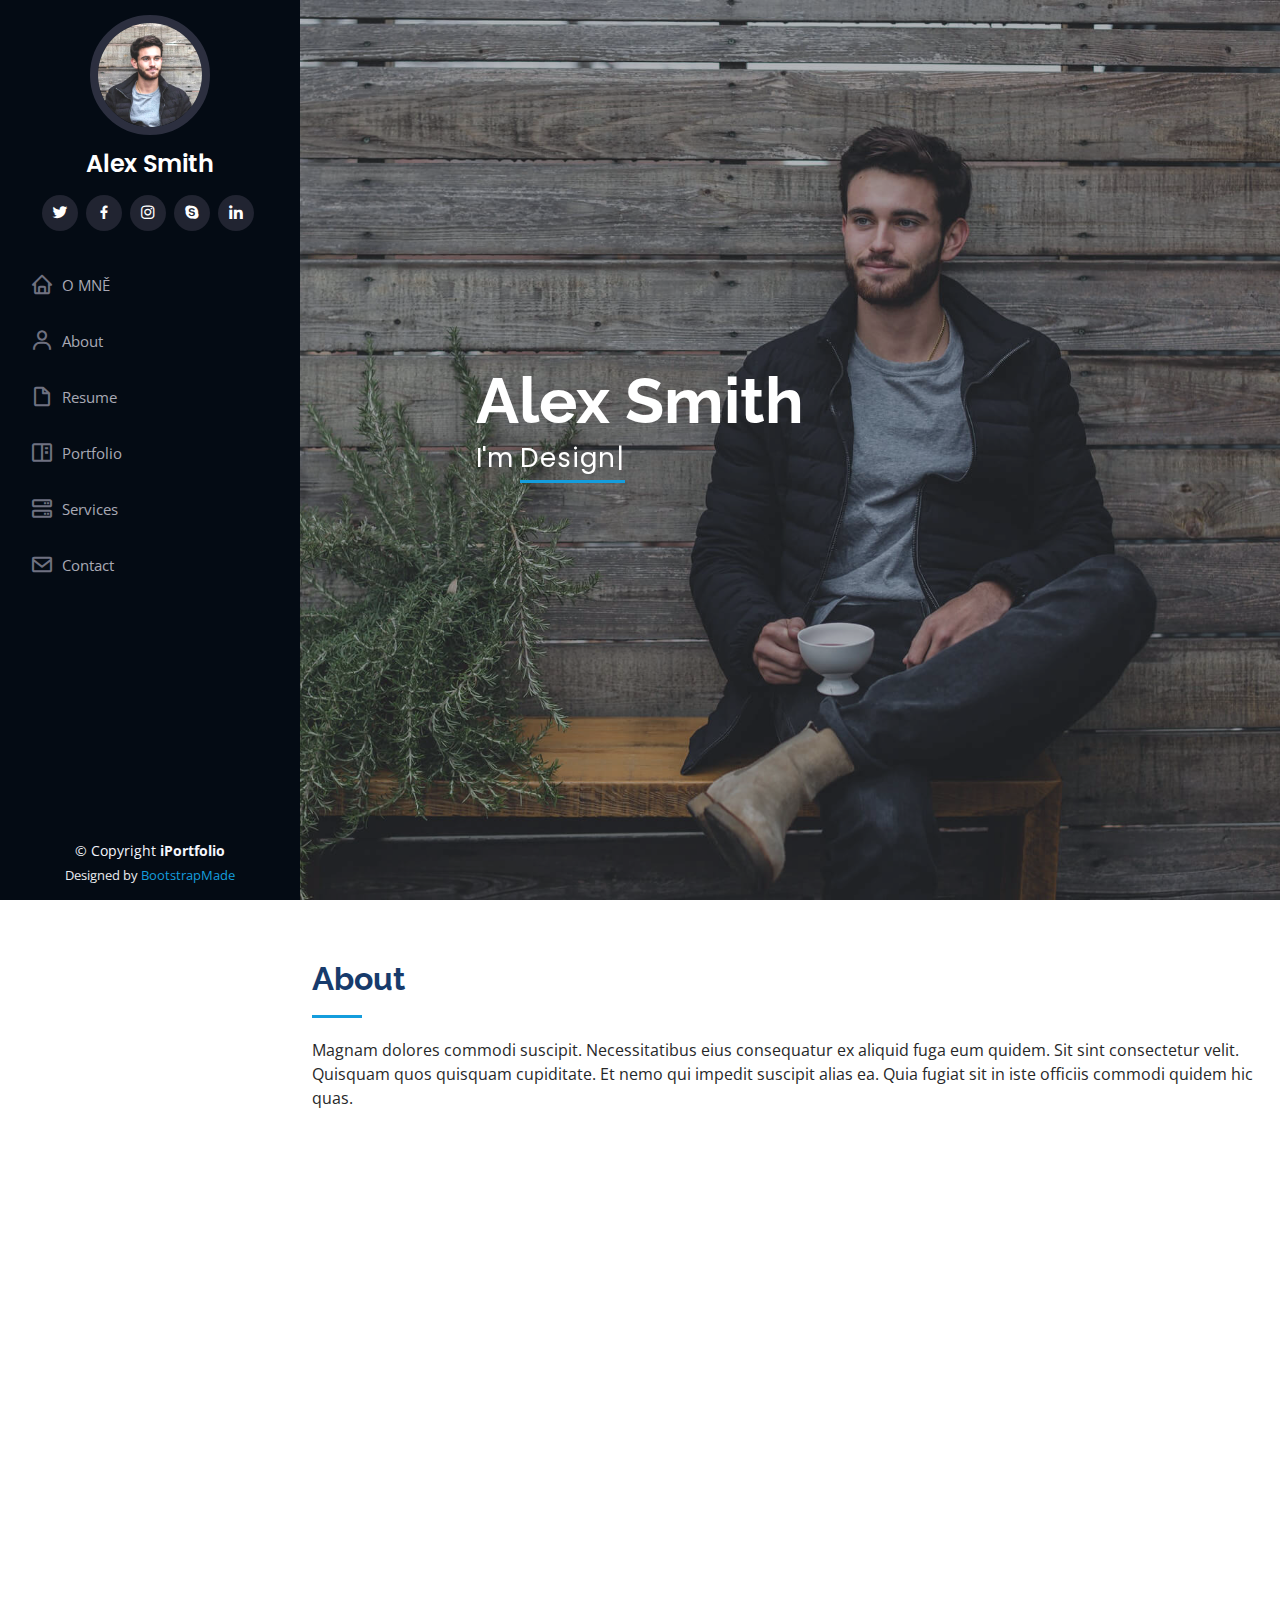
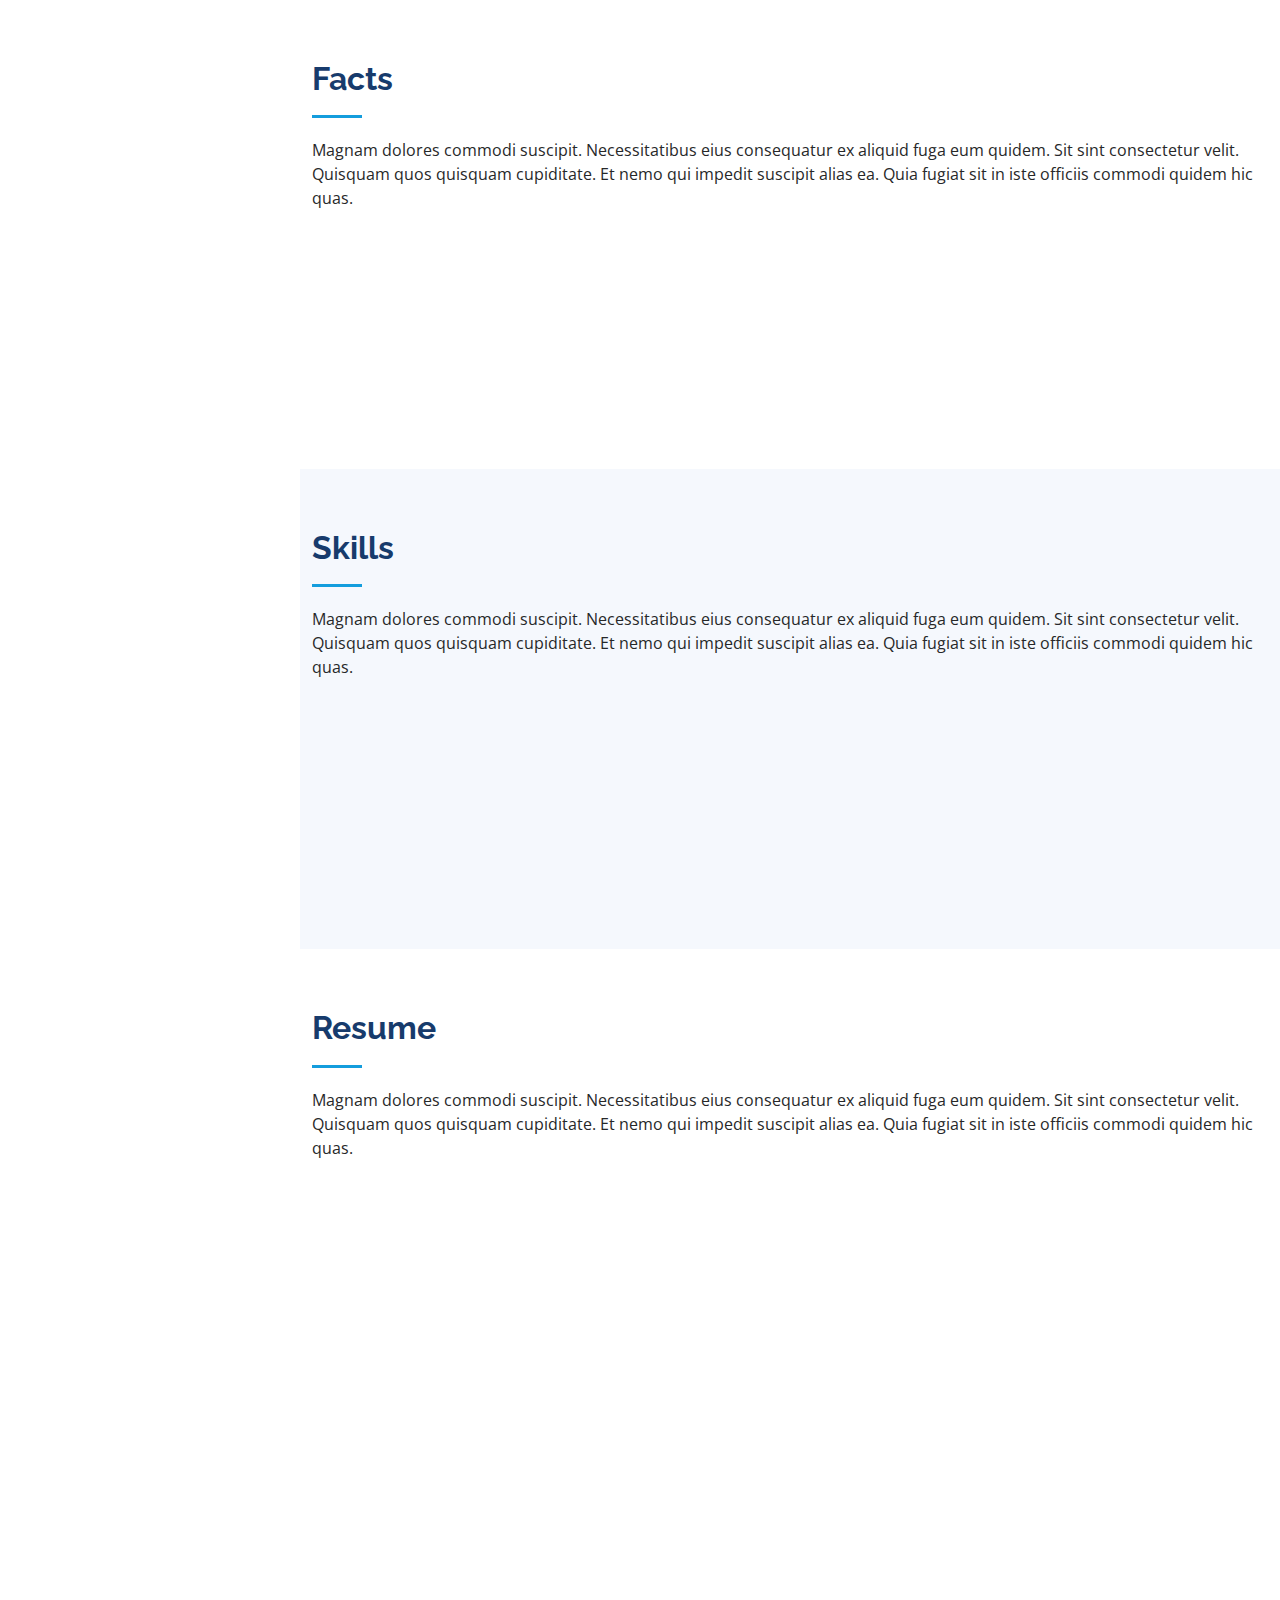
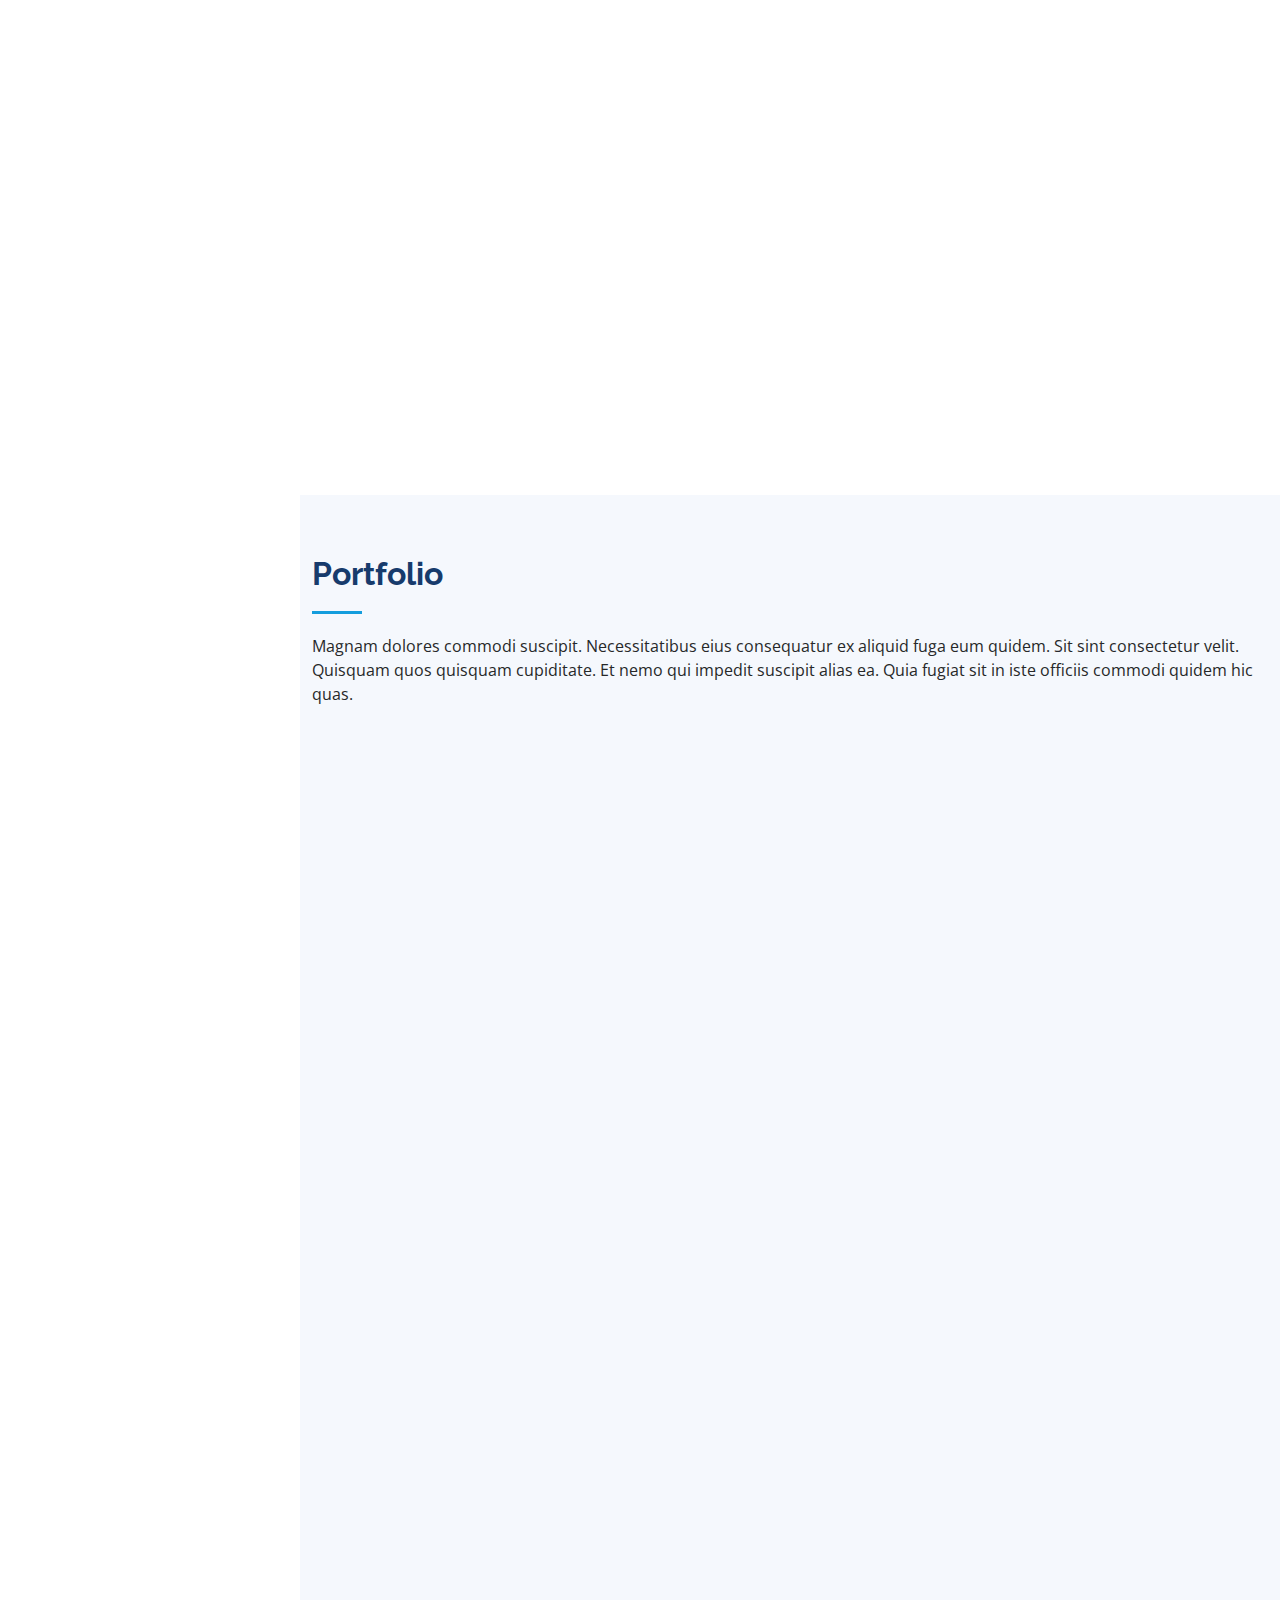
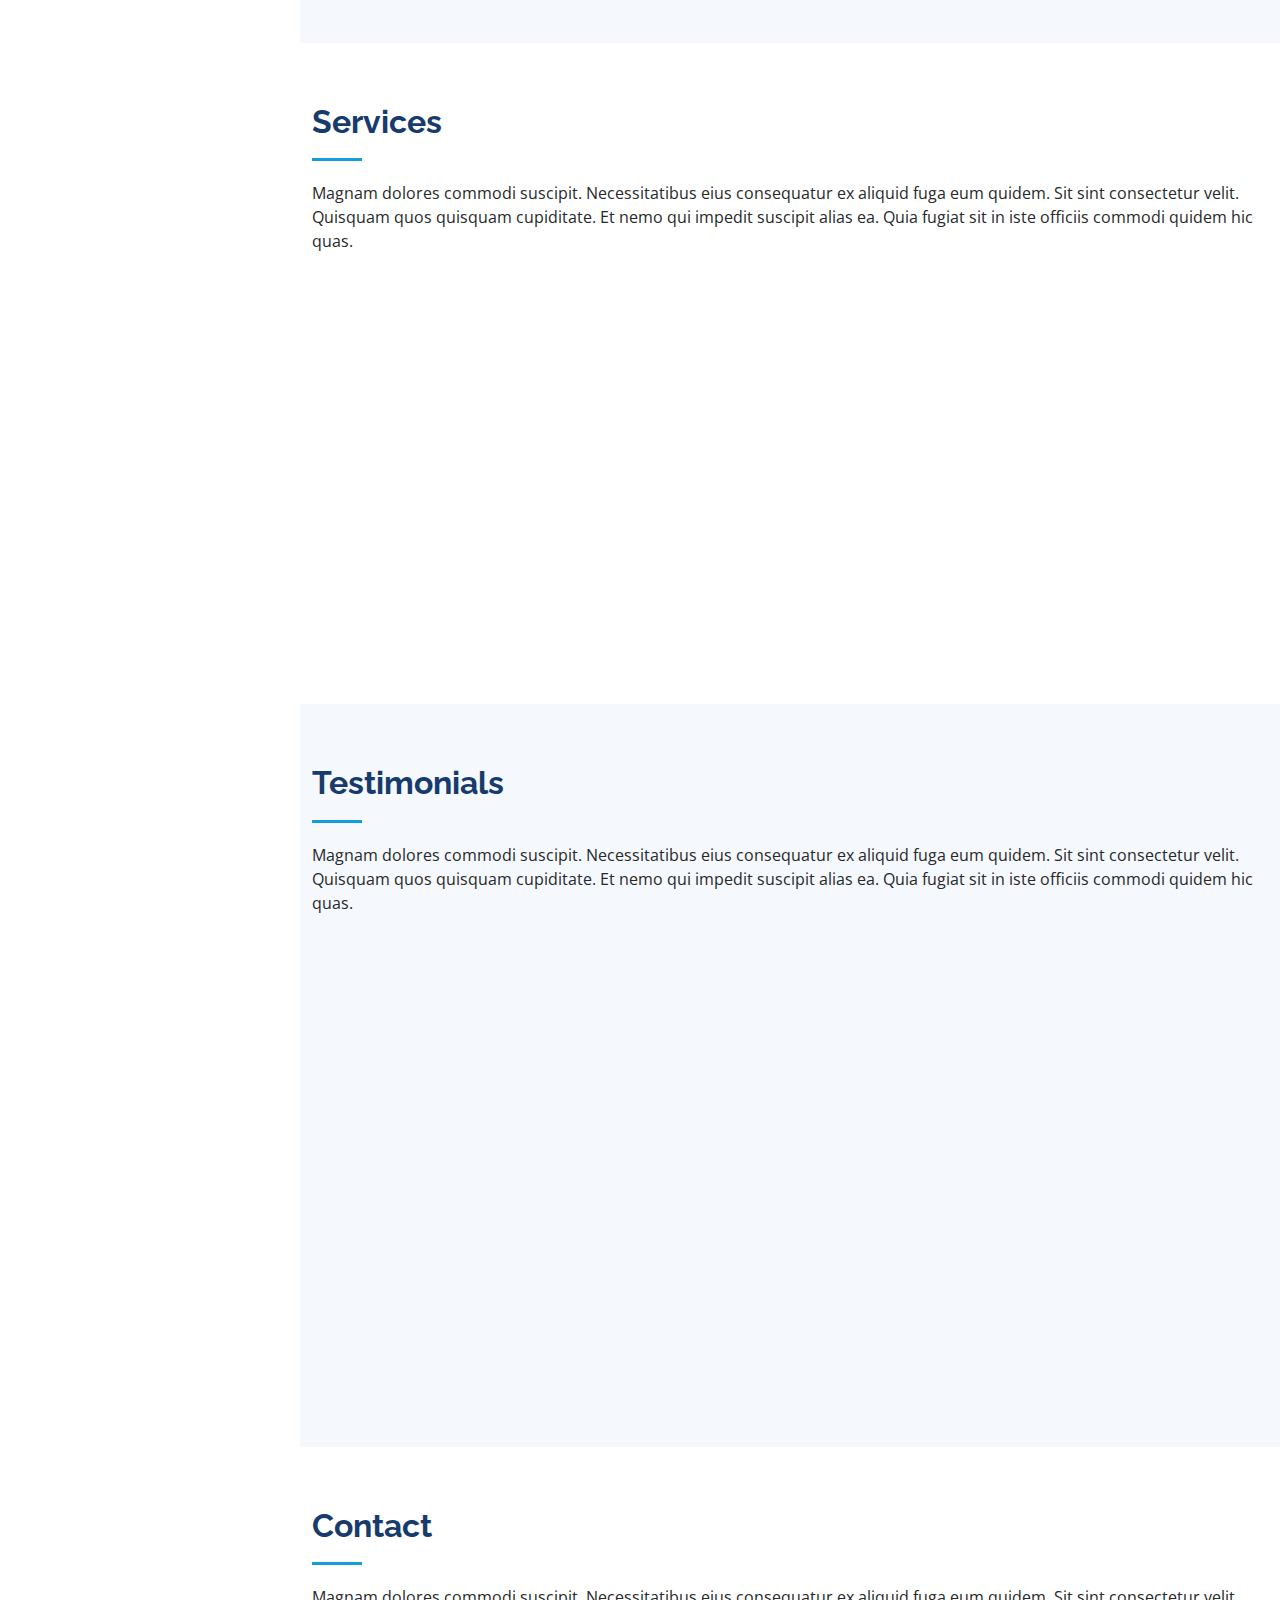
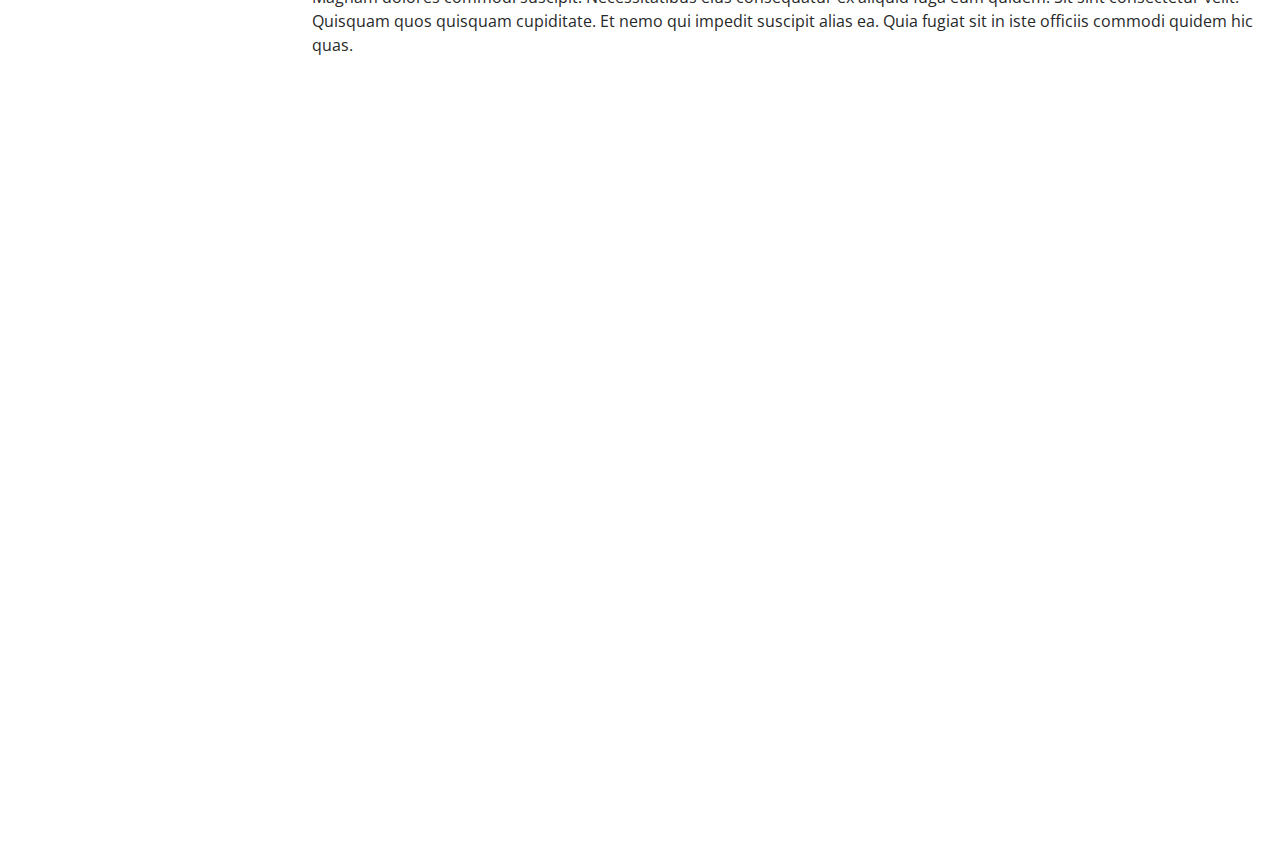
<file: index.html>
<!DOCTYPE html>
<html lang="en">

<head>
  <meta charset="utf-8">
  <meta content="width=device-width, initial-scale=1.0" name="viewport">

  <title>iPortfolio Bootstrap Template - Index</title>
  <meta content="" name="description">
  <meta content="" name="keywords">

  <!-- Favicons -->
  <link href="assets/img/favicon.png" rel="icon">
  <link href="assets/img/apple-touch-icon.png" rel="apple-touch-icon">

  <!-- Google Fonts -->
  <link href="https://fonts.googleapis.com/css?family=Open+Sans:300,300i,400,400i,600,600i,700,700i|Raleway:300,300i,400,400i,500,500i,600,600i,700,700i|Poppins:300,300i,400,400i,500,500i,600,600i,700,700i" rel="stylesheet">

  <!-- Vendor CSS Files -->
  <link href="assets/vendor/aos/aos.css" rel="stylesheet">
  <link href="assets/vendor/bootstrap/css/bootstrap.min.css" rel="stylesheet">
  <link href="assets/vendor/bootstrap-icons/bootstrap-icons.css" rel="stylesheet">
  <link href="assets/vendor/boxicons/css/boxicons.min.css" rel="stylesheet">
  <link href="assets/vendor/glightbox/css/glightbox.min.css" rel="stylesheet">
  <link href="assets/vendor/swiper/swiper-bundle.min.css" rel="stylesheet">

  <!-- Template Main CSS File -->
  <link href="assets/css/style.css" rel="stylesheet">

  <!-- =======================================================
  * Template Name: iPortfolio - v3.10.0
  * Template URL: https://bootstrapmade.com/iportfolio-bootstrap-portfolio-websites-template/
  * Author: BootstrapMade.com
  * License: https://bootstrapmade.com/license/
  ======================================================== -->
</head>

<body>

  <!-- ======= Mobile nav toggle button ======= -->
  <i class="bi bi-list mobile-nav-toggle d-xl-none"></i>

  <!-- ======= Header ======= -->
  <header id="header">
    <div class="d-flex flex-column">

      <div class="profile">
        <img src="assets/img/profile-img.jpg" alt="" class="img-fluid rounded-circle">
        <h1 class="text-light"><a href="index.html">Alex Smith</a></h1>
        <div class="social-links mt-3 text-center">
          <a href="#" class="twitter"><i class="bx bxl-twitter"></i></a>
          <a href="#" class="facebook"><i class="bx bxl-facebook"></i></a>
          <a href="#" class="instagram"><i class="bx bxl-instagram"></i></a>
          <a href="#" class="google-plus"><i class="bx bxl-skype"></i></a>
          <a href="#" class="linkedin"><i class="bx bxl-linkedin"></i></a>
        </div>
      </div>

      <nav id="navbar" class="nav-menu navbar">
        <ul>
          <li><a href="#about" class="nav-link scrollto active"><i class="bx bx-home"></i> <span>O MNĚ</span></a></li>
          <li><a href="#about" class="nav-link scrollto"><i class="bx bx-user"></i> <span>About</span></a></li>
          <li><a href="#resume" class="nav-link scrollto"><i class="bx bx-file-blank"></i> <span>Resume</span></a></li>
          <li><a href="#portfolio" class="nav-link scrollto"><i class="bx bx-book-content"></i> <span>Portfolio</span></a></li>
          <li><a href="#services" class="nav-link scrollto"><i class="bx bx-server"></i> <span>Services</span></a></li>
          <li><a href="#contact" class="nav-link scrollto"><i class="bx bx-envelope"></i> <span>Contact</span></a></li>
        </ul>
      </nav><!-- .nav-menu -->
    </div>
  </header><!-- End Header -->

  <!-- ======= Hero Section ======= -->
  <section id="hero" class="d-flex flex-column justify-content-center align-items-center">
    <div class="hero-container" data-aos="fade-in">
      <h1>Alex Smith</h1>
      <p>I'm <span class="typed" data-typed-items="Designer, Developer, Freelancer, Photographer"></span></p>
    </div>
  </section><!-- End Hero -->

  <main id="main">

    <!-- ======= About Section ======= -->
    <section id="about" class="about">
      <div class="container">

        <div class="section-title">
          <h2>About</h2>
          <p>Magnam dolores commodi suscipit. Necessitatibus eius consequatur ex aliquid fuga eum quidem. Sit sint consectetur velit. Quisquam quos quisquam cupiditate. Et nemo qui impedit suscipit alias ea. Quia fugiat sit in iste officiis commodi quidem hic quas.</p>
        </div>

        <div class="row">
          <div class="col-lg-4" data-aos="fade-right">
            <img src="assets/img/profile-img.jpg" class="img-fluid" alt="">
          </div>
          <div class="col-lg-8 pt-4 pt-lg-0 content" data-aos="fade-left">
            <h3>UI/UX Designer &amp; Web Developer.</h3>
            <p class="fst-italic">
              Lorem ipsum dolor sit amet, consectetur adipiscing elit, sed do eiusmod tempor incididunt ut labore et dolore
              magna aliqua.
            </p>
            <div class="row">
              <div class="col-lg-6">
                <ul>
                  <li><i class="bi bi-chevron-right"></i> <strong>Birthday:</strong> <span>1 May 1995</span></li>
                  <li><i class="bi bi-chevron-right"></i> <strong>Website:</strong> <span>www.example.com</span></li>
                  <li><i class="bi bi-chevron-right"></i> <strong>Phone:</strong> <span>+123 456 7890</span></li>
                  <li><i class="bi bi-chevron-right"></i> <strong>City:</strong> <span>New York, USA</span></li>
                </ul>
              </div>
              <div class="col-lg-6">
                <ul>
                  <li><i class="bi bi-chevron-right"></i> <strong>Age:</strong> <span>30</span></li>
                  <li><i class="bi bi-chevron-right"></i> <strong>Degree:</strong> <span>Master</span></li>
                  <li><i class="bi bi-chevron-right"></i> <strong>PhEmailone:</strong> <span>email@example.com</span></li>
                  <li><i class="bi bi-chevron-right"></i> <strong>Freelance:</strong> <span>Available</span></li>
                </ul>
              </div>
            </div>
            <p>
              Officiis eligendi itaque labore et dolorum mollitia officiis optio vero. Quisquam sunt adipisci omnis et ut. Nulla accusantium dolor incidunt officia tempore. Et eius omnis.
              Cupiditate ut dicta maxime officiis quidem quia. Sed et consectetur qui quia repellendus itaque neque. Aliquid amet quidem ut quaerat cupiditate. Ab et eum qui repellendus omnis culpa magni laudantium dolores.
            </p>
          </div>
        </div>

      </div>
    </section><!-- End About Section -->

    <!-- ======= Facts Section ======= -->
    <section id="facts" class="facts">
      <div class="container">

        <div class="section-title">
          <h2>Facts</h2>
          <p>Magnam dolores commodi suscipit. Necessitatibus eius consequatur ex aliquid fuga eum quidem. Sit sint consectetur velit. Quisquam quos quisquam cupiditate. Et nemo qui impedit suscipit alias ea. Quia fugiat sit in iste officiis commodi quidem hic quas.</p>
        </div>

        <div class="row no-gutters">

          <div class="col-lg-3 col-md-6 d-md-flex align-items-md-stretch" data-aos="fade-up">
            <div class="count-box">
              <i class="bi bi-emoji-smile"></i>
              <span data-purecounter-start="0" data-purecounter-end="232" data-purecounter-duration="1" class="purecounter"></span>
              <p><strong>Happy Clients</strong> consequuntur quae</p>
            </div>
          </div>

          <div class="col-lg-3 col-md-6 d-md-flex align-items-md-stretch" data-aos="fade-up" data-aos-delay="100">
            <div class="count-box">
              <i class="bi bi-journal-richtext"></i>
              <span data-purecounter-start="0" data-purecounter-end="521" data-purecounter-duration="1" class="purecounter"></span>
              <p><strong>Projects</strong> adipisci atque cum quia aut</p>
            </div>
          </div>

          <div class="col-lg-3 col-md-6 d-md-flex align-items-md-stretch" data-aos="fade-up" data-aos-delay="200">
            <div class="count-box">
              <i class="bi bi-headset"></i>
              <span data-purecounter-start="0" data-purecounter-end="1453" data-purecounter-duration="1" class="purecounter"></span>
              <p><strong>Hours Of Support</strong> aut commodi quaerat</p>
            </div>
          </div>

          <div class="col-lg-3 col-md-6 d-md-flex align-items-md-stretch" data-aos="fade-up" data-aos-delay="300">
            <div class="count-box">
              <i class="bi bi-people"></i>
              <span data-purecounter-start="0" data-purecounter-end="32" data-purecounter-duration="1" class="purecounter"></span>
              <p><strong>Hard Workers</strong> rerum asperiores dolor</p>
            </div>
          </div>

        </div>

      </div>
    </section><!-- End Facts Section -->

    <!-- ======= Skills Section ======= -->
    <section id="skills" class="skills section-bg">
      <div class="container">

        <div class="section-title">
          <h2>Skills</h2>
          <p>Magnam dolores commodi suscipit. Necessitatibus eius consequatur ex aliquid fuga eum quidem. Sit sint consectetur velit. Quisquam quos quisquam cupiditate. Et nemo qui impedit suscipit alias ea. Quia fugiat sit in iste officiis commodi quidem hic quas.</p>
        </div>

        <div class="row skills-content">

          <div class="col-lg-6" data-aos="fade-up">

            <div class="progress">
              <span class="skill">HTML <i class="val">100%</i></span>
              <div class="progress-bar-wrap">
                <div class="progress-bar" role="progressbar" aria-valuenow="100" aria-valuemin="0" aria-valuemax="100"></div>
              </div>
            </div>

            <div class="progress">
              <span class="skill">CSS <i class="val">90%</i></span>
              <div class="progress-bar-wrap">
                <div class="progress-bar" role="progressbar" aria-valuenow="90" aria-valuemin="0" aria-valuemax="100"></div>
              </div>
            </div>

            <div class="progress">
              <span class="skill">JavaScript <i class="val">75%</i></span>
              <div class="progress-bar-wrap">
                <div class="progress-bar" role="progressbar" aria-valuenow="75" aria-valuemin="0" aria-valuemax="100"></div>
              </div>
            </div>

          </div>

          <div class="col-lg-6" data-aos="fade-up" data-aos-delay="100">

            <div class="progress">
              <span class="skill">PHP <i class="val">80%</i></span>
              <div class="progress-bar-wrap">
                <div class="progress-bar" role="progressbar" aria-valuenow="80" aria-valuemin="0" aria-valuemax="100"></div>
              </div>
            </div>

            <div class="progress">
              <span class="skill">WordPress/CMS <i class="val">90%</i></span>
              <div class="progress-bar-wrap">
                <div class="progress-bar" role="progressbar" aria-valuenow="90" aria-valuemin="0" aria-valuemax="100"></div>
              </div>
            </div>

            <div class="progress">
              <span class="skill">Photoshop <i class="val">55%</i></span>
              <div class="progress-bar-wrap">
                <div class="progress-bar" role="progressbar" aria-valuenow="55" aria-valuemin="0" aria-valuemax="100"></div>
              </div>
            </div>

          </div>

        </div>

      </div>
    </section><!-- End Skills Section -->

    <!-- ======= Resume Section ======= -->
    <section id="resume" class="resume">
      <div class="container">

        <div class="section-title">
          <h2>Resume</h2>
          <p>Magnam dolores commodi suscipit. Necessitatibus eius consequatur ex aliquid fuga eum quidem. Sit sint consectetur velit. Quisquam quos quisquam cupiditate. Et nemo qui impedit suscipit alias ea. Quia fugiat sit in iste officiis commodi quidem hic quas.</p>
        </div>

        <div class="row">
          <div class="col-lg-6" data-aos="fade-up">
            <h3 class="resume-title">Sumary</h3>
            <div class="resume-item pb-0">
              <h4>Alex Smith</h4>
              <p><em>Innovative and deadline-driven Graphic Designer with 3+ years of experience designing and developing user-centered digital/print marketing material from initial concept to final, polished deliverable.</em></p>
              <ul>
                <li>Portland par 127,Orlando, FL</li>
                <li>(123) 456-7891</li>
                <li>alice.barkley@example.com</li>
              </ul>
            </div>

            <h3 class="resume-title">Education</h3>
            <div class="resume-item">
              <h4>Master of Fine Arts &amp; Graphic Design</h4>
              <h5>2015 - 2016</h5>
              <p><em>Rochester Institute of Technology, Rochester, NY</em></p>
              <p>Qui deserunt veniam. Et sed aliquam labore tempore sed quisquam iusto autem sit. Ea vero voluptatum qui ut dignissimos deleniti nerada porti sand markend</p>
            </div>
            <div class="resume-item">
              <h4>Bachelor of Fine Arts &amp; Graphic Design</h4>
              <h5>2010 - 2014</h5>
              <p><em>Rochester Institute of Technology, Rochester, NY</em></p>
              <p>Quia nobis sequi est occaecati aut. Repudiandae et iusto quae reiciendis et quis Eius vel ratione eius unde vitae rerum voluptates asperiores voluptatem Earum molestiae consequatur neque etlon sader mart dila</p>
            </div>
          </div>
          <div class="col-lg-6" data-aos="fade-up" data-aos-delay="100">
            <h3 class="resume-title">Professional Experience</h3>
            <div class="resume-item">
              <h4>Senior graphic design specialist</h4>
              <h5>2019 - Present</h5>
              <p><em>Experion, New York, NY </em></p>
              <ul>
                <li>Lead in the design, development, and implementation of the graphic, layout, and production communication materials</li>
                <li>Delegate tasks to the 7 members of the design team and provide counsel on all aspects of the project. </li>
                <li>Supervise the assessment of all graphic materials in order to ensure quality and accuracy of the design</li>
                <li>Oversee the efficient use of production project budgets ranging from $2,000 - $25,000</li>
              </ul>
            </div>
            <div class="resume-item">
              <h4>Graphic design specialist</h4>
              <h5>2017 - 2018</h5>
              <p><em>Stepping Stone Advertising, New York, NY</em></p>
              <ul>
                <li>Developed numerous marketing programs (logos, brochures,infographics, presentations, and advertisements).</li>
                <li>Managed up to 5 projects or tasks at a given time while under pressure</li>
                <li>Recommended and consulted with clients on the most appropriate graphic design</li>
                <li>Created 4+ design presentations and proposals a month for clients and account managers</li>
              </ul>
            </div>
          </div>
        </div>

      </div>
    </section><!-- End Resume Section -->

    <!-- ======= Portfolio Section ======= -->
    <section id="portfolio" class="portfolio section-bg">
      <div class="container">

        <div class="section-title">
          <h2>Portfolio</h2>
          <p>Magnam dolores commodi suscipit. Necessitatibus eius consequatur ex aliquid fuga eum quidem. Sit sint consectetur velit. Quisquam quos quisquam cupiditate. Et nemo qui impedit suscipit alias ea. Quia fugiat sit in iste officiis commodi quidem hic quas.</p>
        </div>

        <div class="row" data-aos="fade-up">
          <div class="col-lg-12 d-flex justify-content-center">
            <ul id="portfolio-flters">
              <li data-filter="*" class="filter-active">All</li>
              <li data-filter=".filter-app">App</li>
              <li data-filter=".filter-card">Card</li>
              <li data-filter=".filter-web">Web</li>
            </ul>
          </div>
        </div>

        <div class="row portfolio-container" data-aos="fade-up" data-aos-delay="100">

          <div class="col-lg-4 col-md-6 portfolio-item filter-app">
            <div class="portfolio-wrap">
              <img src="assets/img/portfolio/portfolio-1.jpg" class="img-fluid" alt="">
              <div class="portfolio-links">
                <a href="assets/img/portfolio/portfolio-1.jpg" data-gallery="portfolioGallery" class="portfolio-lightbox" title="App 1"><i class="bx bx-plus"></i></a>
                <a href="portfolio-details.html" title="More Details"><i class="bx bx-link"></i></a>
              </div>
            </div>
          </div>

          <div class="col-lg-4 col-md-6 portfolio-item filter-web">
            <div class="portfolio-wrap">
              <img src="assets/img/portfolio/portfolio-2.jpg" class="img-fluid" alt="">
              <div class="portfolio-links">
                <a href="assets/img/portfolio/portfolio-2.jpg" data-gallery="portfolioGallery" class="portfolio-lightbox" title="Web 3"><i class="bx bx-plus"></i></a>
                <a href="portfolio-details.html" title="More Details"><i class="bx bx-link"></i></a>
              </div>
            </div>
          </div>

          <div class="col-lg-4 col-md-6 portfolio-item filter-app">
            <div class="portfolio-wrap">
              <img src="assets/img/portfolio/portfolio-3.jpg" class="img-fluid" alt="">
              <div class="portfolio-links">
                <a href="assets/img/portfolio/portfolio-3.jpg" data-gallery="portfolioGallery" class="portfolio-lightbox" title="App 2"><i class="bx bx-plus"></i></a>
                <a href="portfolio-details.html" title="More Details"><i class="bx bx-link"></i></a>
              </div>
            </div>
          </div>

          <div class="col-lg-4 col-md-6 portfolio-item filter-card">
            <div class="portfolio-wrap">
              <img src="assets/img/portfolio/portfolio-4.jpg" class="img-fluid" alt="">
              <div class="portfolio-links">
                <a href="assets/img/portfolio/portfolio-4.jpg" data-gallery="portfolioGallery" class="portfolio-lightbox" title="Card 2"><i class="bx bx-plus"></i></a>
                <a href="portfolio-details.html" title="More Details"><i class="bx bx-link"></i></a>
              </div>
            </div>
          </div>

          <div class="col-lg-4 col-md-6 portfolio-item filter-web">
            <div class="portfolio-wrap">
              <img src="assets/img/portfolio/portfolio-5.jpg" class="img-fluid" alt="">
              <div class="portfolio-links">
                <a href="assets/img/portfolio/portfolio-5.jpg" data-gallery="portfolioGallery" class="portfolio-lightbox" title="Web 2"><i class="bx bx-plus"></i></a>
                <a href="portfolio-details.html" title="More Details"><i class="bx bx-link"></i></a>
              </div>
            </div>
          </div>

          <div class="col-lg-4 col-md-6 portfolio-item filter-app">
            <div class="portfolio-wrap">
              <img src="assets/img/portfolio/portfolio-6.jpg" class="img-fluid" alt="">
              <div class="portfolio-links">
                <a href="assets/img/portfolio/portfolio-6.jpg" data-gallery="portfolioGallery" class="portfolio-lightbox" title="App 3"><i class="bx bx-plus"></i></a>
                <a href="portfolio-details.html" title="More Details"><i class="bx bx-link"></i></a>
              </div>
            </div>
          </div>

          <div class="col-lg-4 col-md-6 portfolio-item filter-card">
            <div class="portfolio-wrap">
              <img src="assets/img/portfolio/portfolio-7.jpg" class="img-fluid" alt="">
              <div class="portfolio-links">
                <a href="assets/img/portfolio/portfolio-7.jpg" data-gallery="portfolioGallery" class="portfolio-lightbox" title="Card 1"><i class="bx bx-plus"></i></a>
                <a href="portfolio-details.html" title="More Details"><i class="bx bx-link"></i></a>
              </div>
            </div>
          </div>

          <div class="col-lg-4 col-md-6 portfolio-item filter-card">
            <div class="portfolio-wrap">
              <img src="assets/img/portfolio/portfolio-8.jpg" class="img-fluid" alt="">
              <div class="portfolio-links">
                <a href="assets/img/portfolio/portfolio-8.jpg" data-gallery="portfolioGallery" class="portfolio-lightbox" title="Card 3"><i class="bx bx-plus"></i></a>
                <a href="portfolio-details.html" title="More Details"><i class="bx bx-link"></i></a>
              </div>
            </div>
          </div>

          <div class="col-lg-4 col-md-6 portfolio-item filter-web">
            <div class="portfolio-wrap">
              <img src="assets/img/portfolio/portfolio-9.jpg" class="img-fluid" alt="">
              <div class="portfolio-links">
                <a href="assets/img/portfolio/portfolio-9.jpg" data-gallery="portfolioGallery" class="portfolio-lightbox" title="Web 3"><i class="bx bx-plus"></i></a>
                <a href="portfolio-details.html" title="More Details"><i class="bx bx-link"></i></a>
              </div>
            </div>
          </div>

        </div>

      </div>
    </section><!-- End Portfolio Section -->

    <!-- ======= Services Section ======= -->
    <section id="services" class="services">
      <div class="container">

        <div class="section-title">
          <h2>Services</h2>
          <p>Magnam dolores commodi suscipit. Necessitatibus eius consequatur ex aliquid fuga eum quidem. Sit sint consectetur velit. Quisquam quos quisquam cupiditate. Et nemo qui impedit suscipit alias ea. Quia fugiat sit in iste officiis commodi quidem hic quas.</p>
        </div>

        <div class="row">
          <div class="col-lg-4 col-md-6 icon-box" data-aos="fade-up">
            <div class="icon"><i class="bi bi-briefcase"></i></div>
            <h4 class="title"><a href="">Lorem Ipsum</a></h4>
            <p class="description">Voluptatum deleniti atque corrupti quos dolores et quas molestias excepturi sint occaecati cupiditate non provident</p>
          </div>
          <div class="col-lg-4 col-md-6 icon-box" data-aos="fade-up" data-aos-delay="100">
            <div class="icon"><i class="bi bi-card-checklist"></i></div>
            <h4 class="title"><a href="">Dolor Sitema</a></h4>
            <p class="description">Minim veniam, quis nostrud exercitation ullamco laboris nisi ut aliquip ex ea commodo consequat tarad limino ata</p>
          </div>
          <div class="col-lg-4 col-md-6 icon-box" data-aos="fade-up" data-aos-delay="200">
            <div class="icon"><i class="bi bi-bar-chart"></i></div>
            <h4 class="title"><a href="">Sed ut perspiciatis</a></h4>
            <p class="description">Duis aute irure dolor in reprehenderit in voluptate velit esse cillum dolore eu fugiat nulla pariatur</p>
          </div>
          <div class="col-lg-4 col-md-6 icon-box" data-aos="fade-up" data-aos-delay="300">
            <div class="icon"><i class="bi bi-binoculars"></i></div>
            <h4 class="title"><a href="">Magni Dolores</a></h4>
            <p class="description">Excepteur sint occaecat cupidatat non proident, sunt in culpa qui officia deserunt mollit anim id est laborum</p>
          </div>
          <div class="col-lg-4 col-md-6 icon-box" data-aos="fade-up" data-aos-delay="400">
            <div class="icon"><i class="bi bi-brightness-high"></i></div>
            <h4 class="title"><a href="">Nemo Enim</a></h4>
            <p class="description">At vero eos et accusamus et iusto odio dignissimos ducimus qui blanditiis praesentium voluptatum deleniti atque</p>
          </div>
          <div class="col-lg-4 col-md-6 icon-box" data-aos="fade-up" data-aos-delay="500">
            <div class="icon"><i class="bi bi-calendar4-week"></i></div>
            <h4 class="title"><a href="">Eiusmod Tempor</a></h4>
            <p class="description">Et harum quidem rerum facilis est et expedita distinctio. Nam libero tempore, cum soluta nobis est eligendi</p>
          </div>
        </div>

      </div>
    </section><!-- End Services Section -->

    <!-- ======= Testimonials Section ======= -->
    <section id="testimonials" class="testimonials section-bg">
      <div class="container">

        <div class="section-title">
          <h2>Testimonials</h2>
          <p>Magnam dolores commodi suscipit. Necessitatibus eius consequatur ex aliquid fuga eum quidem. Sit sint consectetur velit. Quisquam quos quisquam cupiditate. Et nemo qui impedit suscipit alias ea. Quia fugiat sit in iste officiis commodi quidem hic quas.</p>
        </div>

        <div class="testimonials-slider swiper" data-aos="fade-up" data-aos-delay="100">
          <div class="swiper-wrapper">

            <div class="swiper-slide">
              <div class="testimonial-item" data-aos="fade-up">
                <p>
                  <i class="bx bxs-quote-alt-left quote-icon-left"></i>
                  Proin iaculis purus consequat sem cure digni ssim donec porttitora entum suscipit rhoncus. Accusantium quam, ultricies eget id, aliquam eget nibh et. Maecen aliquam, risus at semper.
                  <i class="bx bxs-quote-alt-right quote-icon-right"></i>
                </p>
                <img src="assets/img/testimonials/testimonials-1.jpg" class="testimonial-img" alt="">
                <h3>Saul Goodman</h3>
                <h4>Ceo &amp; Founder</h4>
              </div>
            </div><!-- End testimonial item -->

            <div class="swiper-slide">
              <div class="testimonial-item" data-aos="fade-up" data-aos-delay="100">
                <p>
                  <i class="bx bxs-quote-alt-left quote-icon-left"></i>
                  Export tempor illum tamen malis malis eram quae irure esse labore quem cillum quid cillum eram malis quorum velit fore eram velit sunt aliqua noster fugiat irure amet legam anim culpa.
                  <i class="bx bxs-quote-alt-right quote-icon-right"></i>
                </p>
                <img src="assets/img/testimonials/testimonials-2.jpg" class="testimonial-img" alt="">
                <h3>Sara Wilsson</h3>
                <h4>Designer</h4>
              </div>
            </div><!-- End testimonial item -->

            <div class="swiper-slide">
              <div class="testimonial-item" data-aos="fade-up" data-aos-delay="200">
                <p>
                  <i class="bx bxs-quote-alt-left quote-icon-left"></i>
                  Enim nisi quem export duis labore cillum quae magna enim sint quorum nulla quem veniam duis minim tempor labore quem eram duis noster aute amet eram fore quis sint minim.
                  <i class="bx bxs-quote-alt-right quote-icon-right"></i>
                </p>
                <img src="assets/img/testimonials/testimonials-3.jpg" class="testimonial-img" alt="">
                <h3>Jena Karlis</h3>
                <h4>Store Owner</h4>
              </div>
            </div><!-- End testimonial item -->

            <div class="swiper-slide">
              <div class="testimonial-item" data-aos="fade-up" data-aos-delay="300">
                <p>
                  <i class="bx bxs-quote-alt-left quote-icon-left"></i>
                  Fugiat enim eram quae cillum dolore dolor amet nulla culpa multos export minim fugiat minim velit minim dolor enim duis veniam ipsum anim magna sunt elit fore quem dolore labore illum veniam.
                  <i class="bx bxs-quote-alt-right quote-icon-right"></i>
                </p>
                <img src="assets/img/testimonials/testimonials-4.jpg" class="testimonial-img" alt="">
                <h3>Matt Brandon</h3>
                <h4>Freelancer</h4>
              </div>
            </div><!-- End testimonial item -->

            <div class="swiper-slide">
              <div class="testimonial-item" data-aos="fade-up" data-aos-delay="400">
                <p>
                  <i class="bx bxs-quote-alt-left quote-icon-left"></i>
                  Quis quorum aliqua sint quem legam fore sunt eram irure aliqua veniam tempor noster veniam enim culpa labore duis sunt culpa nulla illum cillum fugiat legam esse veniam culpa fore nisi cillum quid.
                  <i class="bx bxs-quote-alt-right quote-icon-right"></i>
                </p>
                <img src="assets/img/testimonials/testimonials-5.jpg" class="testimonial-img" alt="">
                <h3>John Larson</h3>
                <h4>Entrepreneur</h4>
              </div>
            </div><!-- End testimonial item -->

          </div>
          <div class="swiper-pagination"></div>
        </div>

      </div>
    </section><!-- End Testimonials Section -->

    <!-- ======= Contact Section ======= -->
    <section id="contact" class="contact">
      <div class="container">

        <div class="section-title">
          <h2>Contact</h2>
          <p>Magnam dolores commodi suscipit. Necessitatibus eius consequatur ex aliquid fuga eum quidem. Sit sint consectetur velit. Quisquam quos quisquam cupiditate. Et nemo qui impedit suscipit alias ea. Quia fugiat sit in iste officiis commodi quidem hic quas.</p>
        </div>

        <div class="row" data-aos="fade-in">

          <div class="col-lg-5 d-flex align-items-stretch">
            <div class="info">
              <div class="address">
                <i class="bi bi-geo-alt"></i>
                <h4>Location:</h4>
                <p>A108 Adam Street, New York, NY 535022</p>
              </div>

              <div class="email">
                <i class="bi bi-envelope"></i>
                <h4>Email:</h4>
                <p>info@example.com</p>
              </div>

              <div class="phone">
                <i class="bi bi-phone"></i>
                <h4>Call:</h4>
                <p>+1 5589 55488 55s</p>
              </div>

              <iframe src="https://www.google.com/maps/embed?pb=!1m14!1m8!1m3!1d12097.433213460943!2d-74.0062269!3d40.7101282!3m2!1i1024!2i768!4f13.1!3m3!1m2!1s0x0%3A0xb89d1fe6bc499443!2sDowntown+Conference+Center!5e0!3m2!1smk!2sbg!4v1539943755621" frameborder="0" style="border:0; width: 100%; height: 290px;" allowfullscreen></iframe>
            </div>

          </div>

          <div class="col-lg-7 mt-5 mt-lg-0 d-flex align-items-stretch">
            <form action="forms/contact.php" method="post" role="form" class="php-email-form">
              <div class="row">
                <div class="form-group col-md-6">
                  <label for="name">Your Name</label>
                  <input type="text" name="name" class="form-control" id="name" required>
                </div>
                <div class="form-group col-md-6">
                  <label for="name">Your Email</label>
                  <input type="email" class="form-control" name="email" id="email" required>
                </div>
              </div>
              <div class="form-group">
                <label for="name">Subject</label>
                <input type="text" class="form-control" name="subject" id="subject" required>
              </div>
              <div class="form-group">
                <label for="name">Message</label>
                <textarea class="form-control" name="message" rows="10" required></textarea>
              </div>
              <div class="my-3">
                <div class="loading">Loading</div>
                <div class="error-message"></div>
                <div class="sent-message">Your message has been sent. Thank you!</div>
              </div>
              <div class="text-center"><button type="submit">Send Message</button></div>
            </form>
          </div>

        </div>

      </div>
    </section><!-- End Contact Section -->

  </main><!-- End #main -->

  <!-- ======= Footer ======= -->
  <footer id="footer">
    <div class="container">
      <div class="copyright">
        &copy; Copyright <strong><span>iPortfolio</span></strong>
      </div>
      <div class="credits">
        <!-- All the links in the footer should remain intact. -->
        <!-- You can delete the links only if you purchased the pro version. -->
        <!-- Licensing information: https://bootstrapmade.com/license/ -->
        <!-- Purchase the pro version with working PHP/AJAX contact form: https://bootstrapmade.com/iportfolio-bootstrap-portfolio-websites-template/ -->
        Designed by <a href="https://bootstrapmade.com/">BootstrapMade</a>
      </div>
    </div>
  </footer><!-- End  Footer -->

  <a href="#" class="back-to-top d-flex align-items-center justify-content-center"><i class="bi bi-arrow-up-short"></i></a>

  <!-- Vendor JS Files -->
  <script src="assets/vendor/purecounter/purecounter_vanilla.js"></script>
  <script src="assets/vendor/aos/aos.js"></script>
  <script src="assets/vendor/bootstrap/js/bootstrap.bundle.min.js"></script>
  <script src="assets/vendor/glightbox/js/glightbox.min.js"></script>
  <script src="assets/vendor/isotope-layout/isotope.pkgd.min.js"></script>
  <script src="assets/vendor/swiper/swiper-bundle.min.js"></script>
  <script src="assets/vendor/typed.js/typed.min.js"></script>
  <script src="assets/vendor/waypoints/noframework.waypoints.js"></script>
  <script src="assets/vendor/php-email-form/validate.js"></script>

  <!-- Template Main JS File -->
  <script src="assets/js/main.js"></script>

</body>

</html>
</file>
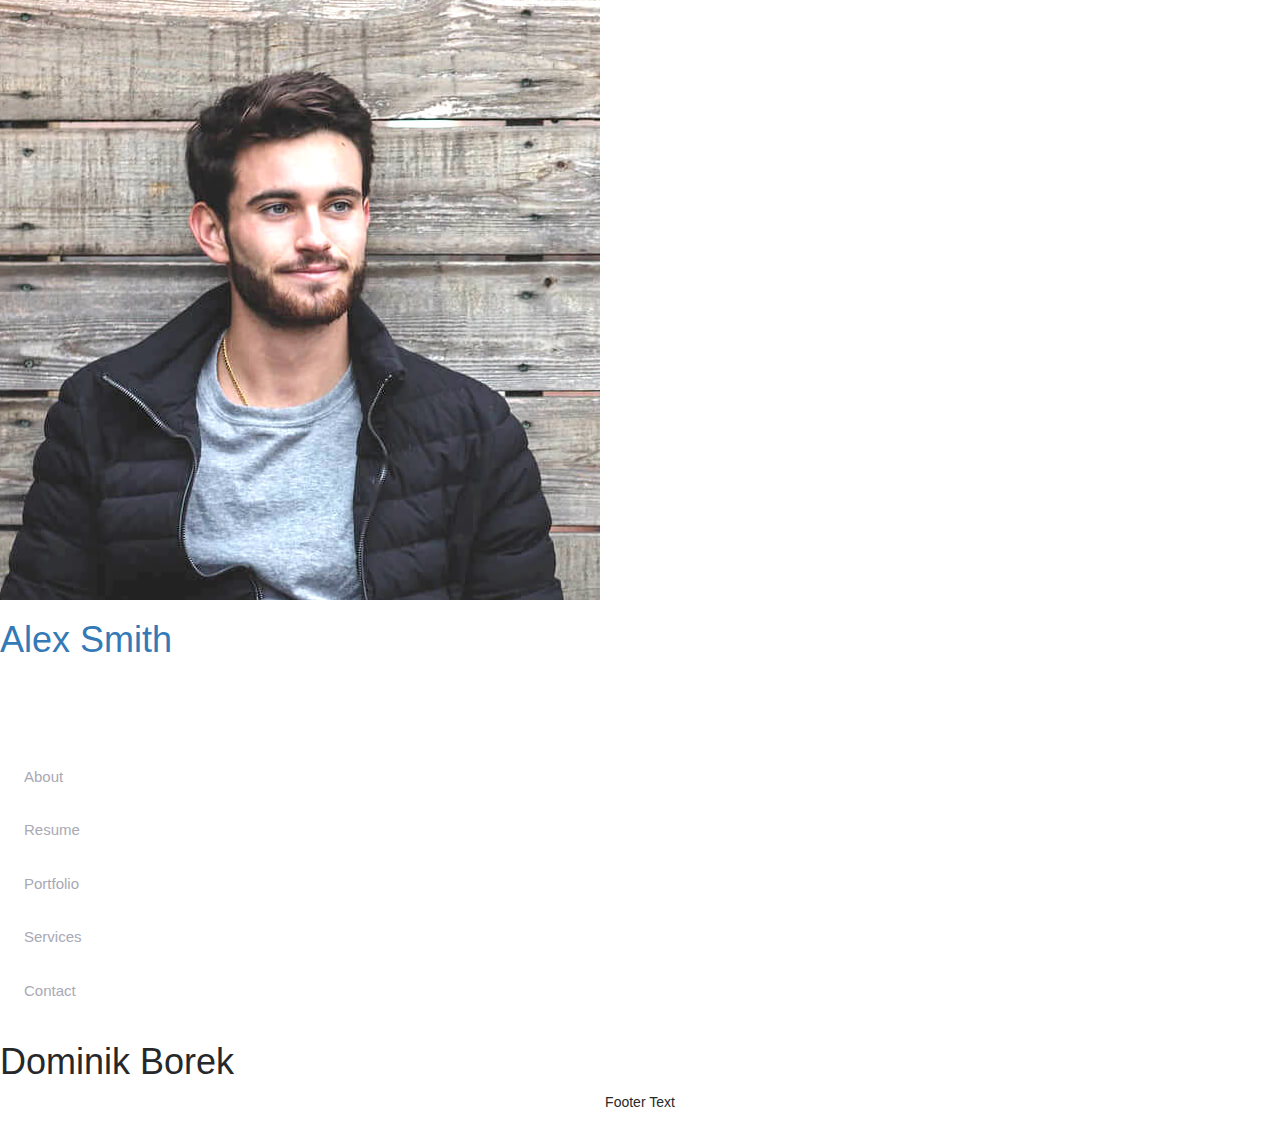
<file: main.html>
<!--<!DOCTYPE html>
<html lang="en">
<head>
    <meta charset="UTF-8">
    <meta http-equiv="X-UA-Compatible" content="IE=edge">
    <meta name="viewport" content="width=device-width, initial-scale=1.0">
    <link href="https://cdn.jsdelivr.net/npm/bootstrap@5.3.0-alpha1/dist/css/bootstrap.min.css" rel="stylesheet" integrity="sha384-GLhlTQ8iRABdZLl6O3oVMWSktQOp6b7In1Zl3/Jr59b6EGGoI1aFkw7cmDA6j6gD" crossorigin="anonymous">
    <script src="https://cdn.jsdelivr.net/npm/bootstrap@5.3.0-alpha1/dist/js/bootstrap.bundle.min.js" integrity="sha384-w76AqPfDkMBDXo30jS1Sgez6pr3x5MlQ1ZAGC+nuZB+EYdgRZgiwxhTBTkF7CXvN" crossorigin="anonymous"></script>
    <link rel="stylesheet" href="style.css">
    <title>Dominik Borek</title>
</head>
<body>
    <div>
        <h1>O mě</h1>
    </div>
</body>
</html>
-->
<!DOCTYPE html>
<html lang="en">
<head>
  <title>Portfolio</title>
  <meta charset="utf-8">
  <meta name="viewport" content="width=device-width, initial-scale=1">
  <link rel="stylesheet" href="https://maxcdn.bootstrapcdn.com/bootstrap/3.4.1/css/bootstrap.min.css">
  <script src="https://ajax.googleapis.com/ajax/libs/jquery/3.6.1/jquery.min.js"></script>
  <script src="https://maxcdn.bootstrapcdn.com/bootstrap/3.4.1/js/bootstrap.min.js"></script>
  <link rel="stylesheet" href="style.css">
</head>

<body>

<header id="header">
  <div class="d-flex flex-column">

    <div class="profile">
      <img src="assets/img/profile-img.jpg" alt="" class="img-fluid rounded-circle">
      <h1 class="text-light"><a href="index.html">Alex Smith</a></h1>
      <div class="social-links mt-3 text-center">
        <a href="#" class="twitter"><i class="bx bxl-twitter"></i></a>
        <a href="#" class="facebook"><i class="bx bxl-facebook"></i></a>
        <a href="#" class="instagram"><i class="bx bxl-instagram"></i></a>
        <a href="#" class="google-plus"><i class="bx bxl-skype"></i></a>
        <a href="#" class="linkedin"><i class="bx bxl-linkedin"></i></a>
      </div>
    </div>

    <nav id="navbar" class="nav-menu navbar">
      <ul>
        <li><a href="#about" class="nav-link scrollto active"><i class="bx bx-home"></i> <span>O MNĚ</span></a></li>
        <li><a href="#about" class="nav-link scrollto"><i class="bx bx-user"></i> <span>About</span></a></li>
        <li><a href="#resume" class="nav-link scrollto"><i class="bx bx-file-blank"></i> <span>Resume</span></a></li>
        <li><a href="#portfolio" class="nav-link scrollto"><i class="bx bx-book-content"></i> <span>Portfolio</span></a></li>
        <li><a href="#services" class="nav-link scrollto"><i class="bx bx-server"></i> <span>Services</span></a></li>
        <li><a href="#contact" class="nav-link scrollto"><i class="bx bx-envelope"></i> <span>Contact</span></a></li>
      </ul>
    </nav>
  </div>
</header>

<h1>Dominik Borek</h1>
  
  <footer class="container-fluid text-center">
    <p>Footer Text</p>
  </footer>
  
  </body>
  </html>
</file>
<file: style.css>
body {
  font-family: "Open Sans", sans-serif;
  color: #272829;
}
h1,
h2,
h3,
h4,
h5,
h6 {
  font-family: "Raleway", sans-serif;
}
.nav-menu {
  padding: 30px 0 0 0;
}

.nav-menu * {
  margin: 0;
  padding: 0;
  list-style: none;
}

.nav-menu>ul>li {
  position: relative;
  white-space: nowrap;
}

.nav-menu a,
.nav-menu a:focus {
  display: flex;
  align-items: center;
  color: #a8a9b4;
  padding: 12px 15px;
  margin-bottom: 8px;
  transition: 0.3s;
  font-size: 15px;
}

.nav-menu a i,
.nav-menu a:focus i {
  font-size: 24px;
  padding-right: 8px;
  color: #6f7180;
}

.nav-menu a:hover,
.nav-menu .active,
.nav-menu .active:focus,
.nav-menu li:hover>a {
  text-decoration: none;
  color: #fff;
}

.nav-menu a:hover i,
.nav-menu .active i,
.nav-menu .active:focus i,
.nav-menu li:hover>a i {
  color: #149ddd;
}

/* Mobile Navigation */
.mobile-nav-toggle {
  position: fixed;
  right: 15px;
  top: 15px;
  z-index: 9998;
  border: 0;
  font-size: 24px;
  transition: all 0.4s;
  outline: none !important;
  background-color: #149ddd;
  color: #fff;
  width: 40px;
  height: 40px;
  display: inline-flex;
  align-items: center;
  justify-content: center;
  line-height: 0;
  border-radius: 50px;
  cursor: pointer;
}

.mobile-nav-active {
  overflow: hidden;
}

.mobile-nav-active #header {
  left: 0;
}
</file>
<file: assets/css/style.css>
/**
* Template Name: iPortfolio - v3.10.0
* Template URL: https://bootstrapmade.com/iportfolio-bootstrap-portfolio-websites-template/
* Author: BootstrapMade.com
* License: https://bootstrapmade.com/license/
*/

/*--------------------------------------------------------------
# General
--------------------------------------------------------------*/
body {
  font-family: "Open Sans", sans-serif;
  color: #272829;
}

a {
  color: #149ddd;
  text-decoration: none;
}

a:hover {
  color: #37b3ed;
  text-decoration: none;
}

h1,
h2,
h3,
h4,
h5,
h6 {
  font-family: "Raleway", sans-serif;
}

/*--------------------------------------------------------------
# Back to top button
--------------------------------------------------------------*/
.back-to-top {
  position: fixed;
  visibility: hidden;
  opacity: 0;
  right: 15px;
  bottom: 15px;
  z-index: 996;
  background: #149ddd;
  width: 40px;
  height: 40px;
  border-radius: 50px;
  transition: all 0.4s;
}

.back-to-top i {
  font-size: 28px;
  color: #fff;
  line-height: 0;
}

.back-to-top:hover {
  background: #2eafec;
  color: #fff;
}

.back-to-top.active {
  visibility: visible;
  opacity: 1;
}

/*--------------------------------------------------------------
# Header
--------------------------------------------------------------*/
#header {
  position: fixed;
  top: 0;
  left: 0;
  bottom: 0;
  width: 300px;
  transition: all ease-in-out 0.5s;
  z-index: 9997;
  transition: all 0.5s;
  padding: 0 15px;
  background: #040b14;
  overflow-y: auto;
}

#header .profile img {
  margin: 15px auto;
  display: block;
  width: 120px;
  border: 8px solid #2c2f3f;
}

#header .profile h1 {
  font-size: 24px;
  margin: 0;
  padding: 0;
  font-weight: 600;
  -moz-text-align-last: center;
  text-align-last: center;
  font-family: "Poppins", sans-serif;
}

#header .profile h1 a,
#header .profile h1 a:hover {
  color: #fff;
  text-decoration: none;
}

#header .profile .social-links a {
  font-size: 18px;
  display: inline-block;
  background: #212431;
  color: #fff;
  line-height: 1;
  padding: 8px 0;
  margin-right: 4px;
  border-radius: 50%;
  text-align: center;
  width: 36px;
  height: 36px;
  transition: 0.3s;
}

#header .profile .social-links a:hover {
  background: #149ddd;
  color: #fff;
  text-decoration: none;
}

#main {
  margin-left: 300px;
}

@media (max-width: 1199px) {
  #header {
    left: -300px;
  }

  #main {
    margin-left: 0;
  }
}

/*--------------------------------------------------------------
# Navigation Menu
--------------------------------------------------------------*/
/* Desktop Navigation */
.nav-menu {
  padding: 30px 0 0 0;
}

.nav-menu * {
  margin: 0;
  padding: 0;
  list-style: none;
}

.nav-menu>ul>li {
  position: relative;
  white-space: nowrap;
}

.nav-menu a,
.nav-menu a:focus {
  display: flex;
  align-items: center;
  color: #a8a9b4;
  padding: 12px 15px;
  margin-bottom: 8px;
  transition: 0.3s;
  font-size: 15px;
}

.nav-menu a i,
.nav-menu a:focus i {
  font-size: 24px;
  padding-right: 8px;
  color: #6f7180;
}

.nav-menu a:hover,
.nav-menu .active,
.nav-menu .active:focus,
.nav-menu li:hover>a {
  text-decoration: none;
  color: #fff;
}

.nav-menu a:hover i,
.nav-menu .active i,
.nav-menu .active:focus i,
.nav-menu li:hover>a i {
  color: #149ddd;
}

/* Mobile Navigation */
.mobile-nav-toggle {
  position: fixed;
  right: 15px;
  top: 15px;
  z-index: 9998;
  border: 0;
  font-size: 24px;
  transition: all 0.4s;
  outline: none !important;
  background-color: #149ddd;
  color: #fff;
  width: 40px;
  height: 40px;
  display: inline-flex;
  align-items: center;
  justify-content: center;
  line-height: 0;
  border-radius: 50px;
  cursor: pointer;
}

.mobile-nav-active {
  overflow: hidden;
}

.mobile-nav-active #header {
  left: 0;
}

/*--------------------------------------------------------------
# Hero Section
--------------------------------------------------------------*/
#hero {
  width: 100%;
  height: 100vh;
  background: url("../img/hero-bg.jpg") top center;
  background-size: cover;
}

#hero:before {
  content: "";
  background: rgba(5, 13, 24, 0.3);
  position: absolute;
  bottom: 0;
  top: 0;
  left: 0;
  right: 0;
  z-index: 1;
}

#hero .hero-container {
  position: relative;
  z-index: 2;
  min-width: 300px;
}

#hero h1 {
  margin: 0 0 10px 0;
  font-size: 64px;
  font-weight: 700;
  line-height: 56px;
  color: #fff;
}

#hero p {
  color: #fff;
  margin-bottom: 50px;
  font-size: 26px;
  font-family: "Poppins", sans-serif;
}

#hero p span {
  color: #fff;
  padding-bottom: 4px;
  letter-spacing: 1px;
  border-bottom: 3px solid #149ddd;
}

@media (min-width: 1024px) {
  #hero {
    background-attachment: fixed;
  }
}

@media (max-width: 768px) {
  #hero h1 {
    font-size: 28px;
    line-height: 36px;
  }

  #hero h2 {
    font-size: 18px;
    line-height: 24px;
    margin-bottom: 30px;
  }
}

/*--------------------------------------------------------------
# Sections General
--------------------------------------------------------------*/
section {
  padding: 60px 0;
  overflow: hidden;
}

.section-bg {
  background: #f5f8fd;
}

.section-title {
  padding-bottom: 30px;
}

.section-title h2 {
  font-size: 32px;
  font-weight: bold;
  margin-bottom: 20px;
  padding-bottom: 20px;
  position: relative;
  color: #173b6c;
}

.section-title h2::after {
  content: "";
  position: absolute;
  display: block;
  width: 50px;
  height: 3px;
  background: #149ddd;
  bottom: 0;
  left: 0;
}

.section-title p {
  margin-bottom: 0;
}

/*--------------------------------------------------------------
# About
--------------------------------------------------------------*/
.about .content h3 {
  font-weight: 700;
  font-size: 26px;
  color: #173b6c;
}

.about .content ul {
  list-style: none;
  padding: 0;
}

.about .content ul li {
  margin-bottom: 20px;
  display: flex;
  align-items: center;
}

.about .content ul strong {
  margin-right: 10px;
}

.about .content ul i {
  font-size: 16px;
  margin-right: 5px;
  color: #149ddd;
  line-height: 0;
}

.about .content p:last-child {
  margin-bottom: 0;
}

/*--------------------------------------------------------------
# Facts
--------------------------------------------------------------*/
.facts {
  padding-bottom: 30px;
}

.facts .count-box {
  padding: 30px;
  width: 100%;
}

.facts .count-box i {
  display: block;
  font-size: 44px;
  color: #149ddd;
  float: left;
  line-height: 0;
}

.facts .count-box span {
  font-size: 48px;
  line-height: 40px;
  display: block;
  font-weight: 700;
  color: #050d18;
  margin-left: 60px;
}

.facts .count-box p {
  padding: 15px 0 0 0;
  margin: 0 0 0 60px;
  font-family: "Raleway", sans-serif;
  font-size: 14px;
  color: #122f57;
}

.facts .count-box a {
  font-weight: 600;
  display: block;
  margin-top: 20px;
  color: #122f57;
  font-size: 15px;
  font-family: "Poppins", sans-serif;
  transition: ease-in-out 0.3s;
}

.facts .count-box a:hover {
  color: #1f5297;
}

/*--------------------------------------------------------------
# Akills
--------------------------------------------------------------*/
.skills .progress {
  height: 60px;
  display: block;
  background: none;
  border-radius: 0;
}

.skills .progress .skill {
  padding: 0;
  margin: 0 0 6px 0;
  text-transform: uppercase;
  display: block;
  font-weight: 600;
  font-family: "Poppins", sans-serif;
  color: #050d18;
}

.skills .progress .skill .val {
  float: right;
  font-style: normal;
}

.skills .progress-bar-wrap {
  background: #dce8f8;
  height: 10px;
}

.skills .progress-bar {
  width: 1px;
  height: 10px;
  transition: 0.9s;
  background-color: #149ddd;
}

/*--------------------------------------------------------------
# Resume
--------------------------------------------------------------*/
.resume .resume-title {
  font-size: 26px;
  font-weight: 700;
  margin-top: 20px;
  margin-bottom: 20px;
  color: #050d18;
}

.resume .resume-item {
  padding: 0 0 20px 20px;
  margin-top: -2px;
  border-left: 2px solid #1f5297;
  position: relative;
}

.resume .resume-item h4 {
  line-height: 18px;
  font-size: 18px;
  font-weight: 600;
  text-transform: uppercase;
  font-family: "Poppins", sans-serif;
  color: #050d18;
  margin-bottom: 10px;
}

.resume .resume-item h5 {
  font-size: 16px;
  background: #e4edf9;
  padding: 5px 15px;
  display: inline-block;
  font-weight: 600;
  margin-bottom: 10px;
}

.resume .resume-item ul {
  padding-left: 20px;
}

.resume .resume-item ul li {
  padding-bottom: 10px;
}

.resume .resume-item:last-child {
  padding-bottom: 0;
}

.resume .resume-item::before {
  content: "";
  position: absolute;
  width: 16px;
  height: 16px;
  border-radius: 50px;
  left: -9px;
  top: 0;
  background: #fff;
  border: 2px solid #1f5297;
}

/*--------------------------------------------------------------
# Portfolio
--------------------------------------------------------------*/
.portfolio .portfolio-item {
  margin-bottom: 30px;
}

.portfolio #portfolio-flters {
  padding: 0;
  margin: 0 auto 35px auto;
  list-style: none;
  text-align: center;
  background: #fff;
  border-radius: 50px;
  padding: 2px 15px;
}

.portfolio #portfolio-flters li {
  cursor: pointer;
  display: inline-block;
  padding: 10px 15px 8px 15px;
  font-size: 14px;
  font-weight: 600;
  line-height: 1;
  text-transform: uppercase;
  color: #272829;
  margin-bottom: 5px;
  transition: all 0.3s ease-in-out;
}

.portfolio #portfolio-flters li:hover,
.portfolio #portfolio-flters li.filter-active {
  color: #149ddd;
}

.portfolio #portfolio-flters li:last-child {
  margin-right: 0;
}

.portfolio .portfolio-wrap {
  transition: 0.3s;
  position: relative;
  overflow: hidden;
  z-index: 1;
}

.portfolio .portfolio-wrap::before {
  content: "";
  background: rgba(255, 255, 255, 0.5);
  position: absolute;
  left: 0;
  right: 0;
  top: 0;
  bottom: 0;
  transition: all ease-in-out 0.3s;
  z-index: 2;
  opacity: 0;
}

.portfolio .portfolio-wrap .portfolio-links {
  opacity: 1;
  left: 0;
  right: 0;
  bottom: -60px;
  z-index: 3;
  position: absolute;
  transition: all ease-in-out 0.3s;
  display: flex;
  justify-content: center;
}

.portfolio .portfolio-wrap .portfolio-links a {
  color: #fff;
  font-size: 28px;
  text-align: center;
  background: rgba(20, 157, 221, 0.75);
  transition: 0.3s;
  width: 50%;
}

.portfolio .portfolio-wrap .portfolio-links a:hover {
  background: rgba(20, 157, 221, 0.95);
}

.portfolio .portfolio-wrap .portfolio-links a+a {
  border-left: 1px solid #37b3ed;
}

.portfolio .portfolio-wrap:hover::before {
  top: 0;
  left: 0;
  right: 0;
  bottom: 0;
  opacity: 1;
}

.portfolio .portfolio-wrap:hover .portfolio-links {
  opacity: 1;
  bottom: 0;
}

/*--------------------------------------------------------------
# Portfolio Details
--------------------------------------------------------------*/
.portfolio-details {
  padding-top: 40px;
}

.portfolio-details .portfolio-details-slider img {
  width: 100%;
}

.portfolio-details .portfolio-details-slider .swiper-pagination {
  margin-top: 20px;
  position: relative;
}

.portfolio-details .portfolio-details-slider .swiper-pagination .swiper-pagination-bullet {
  width: 12px;
  height: 12px;
  background-color: #fff;
  opacity: 1;
  border: 1px solid #149ddd;
}

.portfolio-details .portfolio-details-slider .swiper-pagination .swiper-pagination-bullet-active {
  background-color: #149ddd;
}

.portfolio-details .portfolio-info {
  padding: 30px;
  box-shadow: 0px 0 30px rgba(5, 13, 24, 0.08);
}

.portfolio-details .portfolio-info h3 {
  font-size: 22px;
  font-weight: 700;
  margin-bottom: 20px;
  padding-bottom: 20px;
  border-bottom: 1px solid #eee;
}

.portfolio-details .portfolio-info ul {
  list-style: none;
  padding: 0;
  font-size: 15px;
}

.portfolio-details .portfolio-info ul li+li {
  margin-top: 10px;
}

.portfolio-details .portfolio-description {
  padding-top: 30px;
}

.portfolio-details .portfolio-description h2 {
  font-size: 26px;
  font-weight: 700;
  margin-bottom: 20px;
}

.portfolio-details .portfolio-description p {
  padding: 0;
}

/*--------------------------------------------------------------
# Services
--------------------------------------------------------------*/
.services .icon-box {
  margin-bottom: 20px;
}

.services .icon {
  float: left;
  display: flex;
  align-items: center;
  justify-content: center;
  width: 54px;
  height: 54px;
  background: #149ddd;
  border-radius: 50%;
  transition: 0.5s;
  border: 1px solid #149ddd;
}

.services .icon i {
  color: #fff;
  font-size: 24px;
  line-height: 0;
}

.services .icon-box:hover .icon {
  background: #fff;
}

.services .icon-box:hover .icon i {
  color: #149ddd;
}

.services .title {
  margin-left: 80px;
  font-weight: 700;
  margin-bottom: 15px;
  font-size: 18px;
}

.services .title a {
  color: #343a40;
}

.services .title a:hover {
  color: #149ddd;
}

.services .description {
  margin-left: 80px;
  line-height: 24px;
  font-size: 14px;
}

/*--------------------------------------------------------------
# Testimonials
--------------------------------------------------------------*/
.testimonials .testimonials-carousel,
.testimonials .testimonials-slider {
  overflow: hidden;
}

.testimonials .testimonial-item {
  box-sizing: content-box;
  text-align: center;
  min-height: 320px;
}

.testimonials .testimonial-item .testimonial-img {
  width: 90px;
  border-radius: 50%;
  margin: 0 auto;
}

.testimonials .testimonial-item h3 {
  font-size: 18px;
  font-weight: bold;
  margin: 10px 0 5px 0;
  color: #111;
}

.testimonials .testimonial-item h4 {
  font-size: 14px;
  color: #999;
  margin: 0;
}

.testimonials .testimonial-item .quote-icon-left,
.testimonials .testimonial-item .quote-icon-right {
  color: #c3e8fa;
  font-size: 26px;
}

.testimonials .testimonial-item .quote-icon-left {
  display: inline-block;
  left: -5px;
  position: relative;
}

.testimonials .testimonial-item .quote-icon-right {
  display: inline-block;
  right: -5px;
  position: relative;
  top: 10px;
}

.testimonials .testimonial-item p {
  font-style: italic;
  margin: 0 15px 15px 15px;
  padding: 20px;
  background: #fff;
  position: relative;
  margin-bottom: 35px;
  border-radius: 6px;
  box-shadow: 0px 2px 15px rgba(0, 0, 0, 0.1);
}

.testimonials .testimonial-item p::after {
  content: "";
  width: 0;
  height: 0;
  border-top: 20px solid #fff;
  border-right: 20px solid transparent;
  border-left: 20px solid transparent;
  position: absolute;
  bottom: -20px;
  left: calc(50% - 20px);
}

.testimonials .swiper-pagination {
  margin-top: 20px;
  position: relative;
}

.testimonials .swiper-pagination .swiper-pagination-bullet {
  width: 12px;
  height: 12px;
  background-color: #fff;
  opacity: 1;
  border: 1px solid #149ddd;
}

.testimonials .swiper-pagination .swiper-pagination-bullet-active {
  background-color: #149ddd;
}

/*--------------------------------------------------------------
# Contact
--------------------------------------------------------------*/
.contact {
  padding-bottom: 130px;
}

.contact .info {
  padding: 30px;
  background: #fff;
  width: 100%;
  box-shadow: 0 0 24px 0 rgba(0, 0, 0, 0.12);
}

.contact .info i {
  font-size: 20px;
  color: #149ddd;
  float: left;
  width: 44px;
  height: 44px;
  background: #dff3fc;
  display: flex;
  justify-content: center;
  align-items: center;
  border-radius: 50px;
  transition: all 0.3s ease-in-out;
}

.contact .info h4 {
  padding: 0 0 0 60px;
  font-size: 22px;
  font-weight: 600;
  margin-bottom: 5px;
  color: #050d18;
}

.contact .info p {
  padding: 0 0 10px 60px;
  margin-bottom: 20px;
  font-size: 14px;
  color: #173b6c;
}

.contact .info .email p {
  padding-top: 5px;
}

.contact .info .social-links {
  padding-left: 60px;
}

.contact .info .social-links a {
  font-size: 18px;
  display: inline-block;
  background: #333;
  color: #fff;
  line-height: 1;
  padding: 8px 0;
  border-radius: 50%;
  text-align: center;
  width: 36px;
  height: 36px;
  transition: 0.3s;
  margin-right: 10px;
}

.contact .info .social-links a:hover {
  background: #149ddd;
  color: #fff;
}

.contact .info .email:hover i,
.contact .info .address:hover i,
.contact .info .phone:hover i {
  background: #149ddd;
  color: #fff;
}

.contact .php-email-form {
  width: 100%;
  padding: 30px;
  background: #fff;
  box-shadow: 0 0 24px 0 rgba(0, 0, 0, 0.12);
}

.contact .php-email-form .form-group {
  padding-bottom: 8px;
}

.contact .php-email-form .validate {
  display: none;
  color: red;
  margin: 0 0 15px 0;
  font-weight: 400;
  font-size: 13px;
}

.contact .php-email-form .error-message {
  display: none;
  color: #fff;
  background: #ed3c0d;
  text-align: left;
  padding: 15px;
  font-weight: 600;
}

.contact .php-email-form .error-message br+br {
  margin-top: 25px;
}

.contact .php-email-form .sent-message {
  display: none;
  color: #fff;
  background: #18d26e;
  text-align: center;
  padding: 15px;
  font-weight: 600;
}

.contact .php-email-form .loading {
  display: none;
  background: #fff;
  text-align: center;
  padding: 15px;
}

.contact .php-email-form .loading:before {
  content: "";
  display: inline-block;
  border-radius: 50%;
  width: 24px;
  height: 24px;
  margin: 0 10px -6px 0;
  border: 3px solid #18d26e;
  border-top-color: #eee;
  -webkit-animation: animate-loading 1s linear infinite;
  animation: animate-loading 1s linear infinite;
}

.contact .php-email-form .form-group {
  margin-bottom: 15px;
}

.contact .php-email-form label {
  padding-bottom: 8px;
}

.contact .php-email-form input,
.contact .php-email-form textarea {
  border-radius: 0;
  box-shadow: none;
  font-size: 14px;
}

.contact .php-email-form input {
  height: 44px;
}

.contact .php-email-form textarea {
  padding: 10px 15px;
}

.contact .php-email-form button[type=submit] {
  background: #149ddd;
  border: 0;
  padding: 10px 24px;
  color: #fff;
  transition: 0.4s;
  border-radius: 4px;
}

.contact .php-email-form button[type=submit]:hover {
  background: #37b3ed;
}

@-webkit-keyframes animate-loading {
  0% {
    transform: rotate(0deg);
  }

  100% {
    transform: rotate(360deg);
  }
}

@keyframes animate-loading {
  0% {
    transform: rotate(0deg);
  }

  100% {
    transform: rotate(360deg);
  }
}

/*--------------------------------------------------------------
# Breadcrumbs
--------------------------------------------------------------*/
.breadcrumbs {
  padding: 20px 0;
  background: #f9f9f9;
}

.breadcrumbs h2 {
  font-size: 26px;
  font-weight: 300;
}

.breadcrumbs ol {
  display: flex;
  flex-wrap: wrap;
  list-style: none;
  padding: 0;
  margin: 0;
  font-size: 15px;
}

.breadcrumbs ol li+li {
  padding-left: 10px;
}

.breadcrumbs ol li+li::before {
  display: inline-block;
  padding-right: 10px;
  color: #0e2442;
  content: "/";
}

@media (max-width: 768px) {
  .breadcrumbs .d-flex {
    display: block !important;
  }

  .breadcrumbs ol {
    display: block;
  }

  .breadcrumbs ol li {
    display: inline-block;
  }
}

/*--------------------------------------------------------------
# Footer
--------------------------------------------------------------*/
#footer {
  padding: 15px;
  color: #f4f6fd;
  font-size: 14px;
  position: fixed;
  left: 0;
  bottom: 0;
  width: 300px;
  z-index: 9999;
  background: #040b14;
}

#footer .copyright {
  text-align: center;
}

#footer .credits {
  padding-top: 5px;
  text-align: center;
  font-size: 13px;
  color: #eaebf0;
}

@media (max-width: 1199px) {
  #footer {
    position: static;
    width: auto;
    padding-right: 20px 15px;
  }
}
</file>
